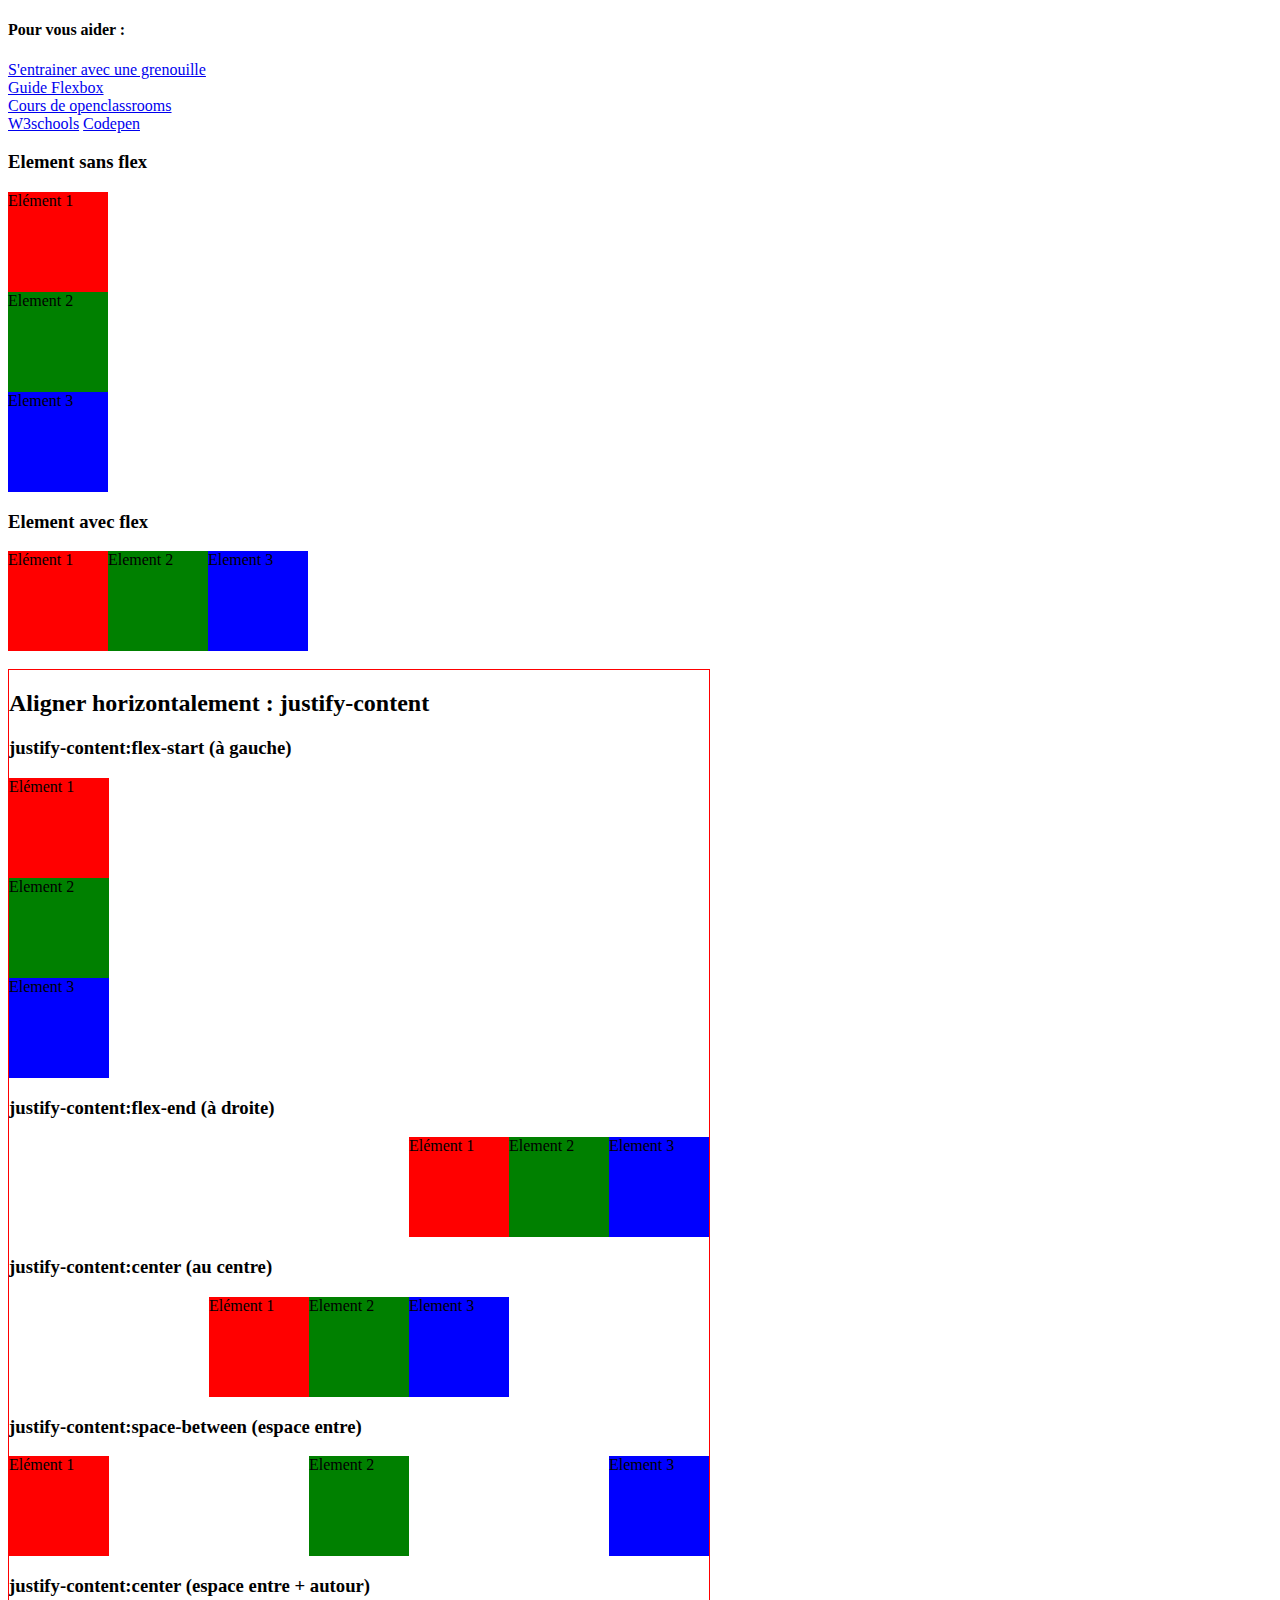
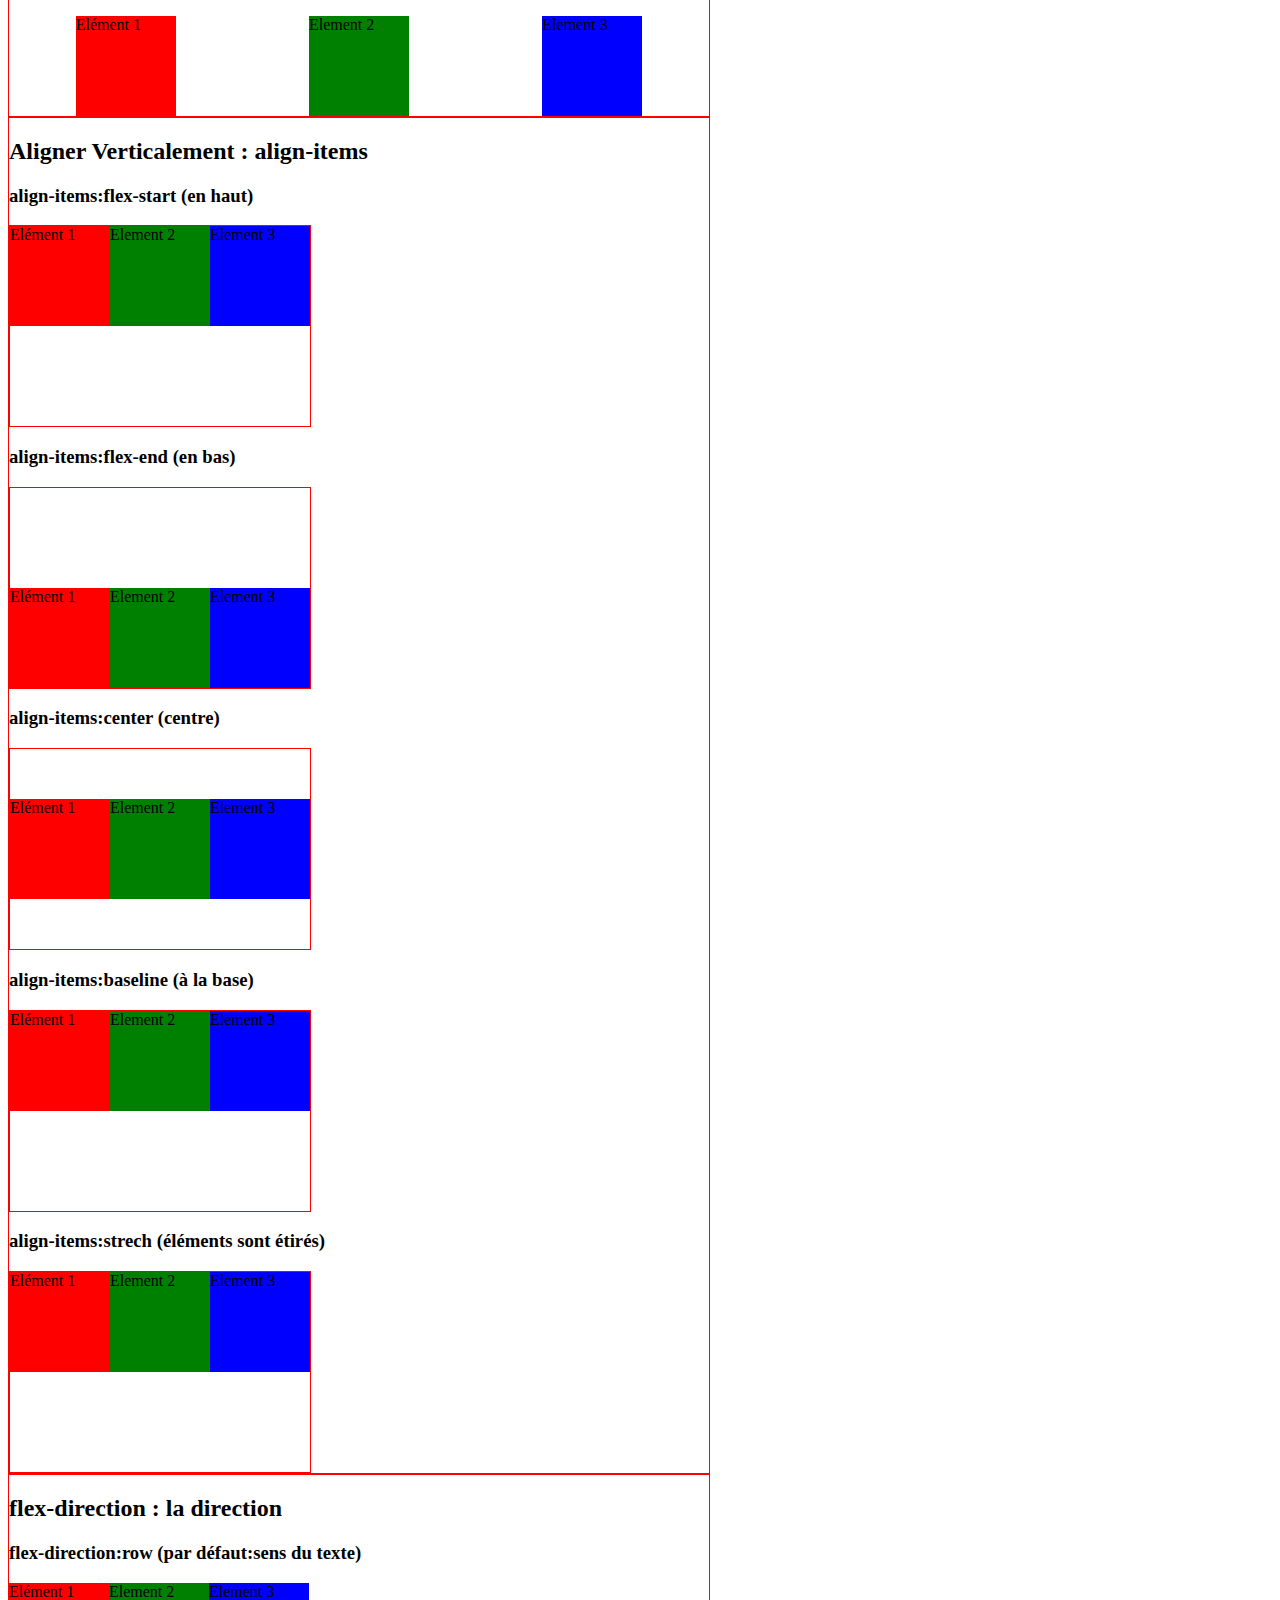
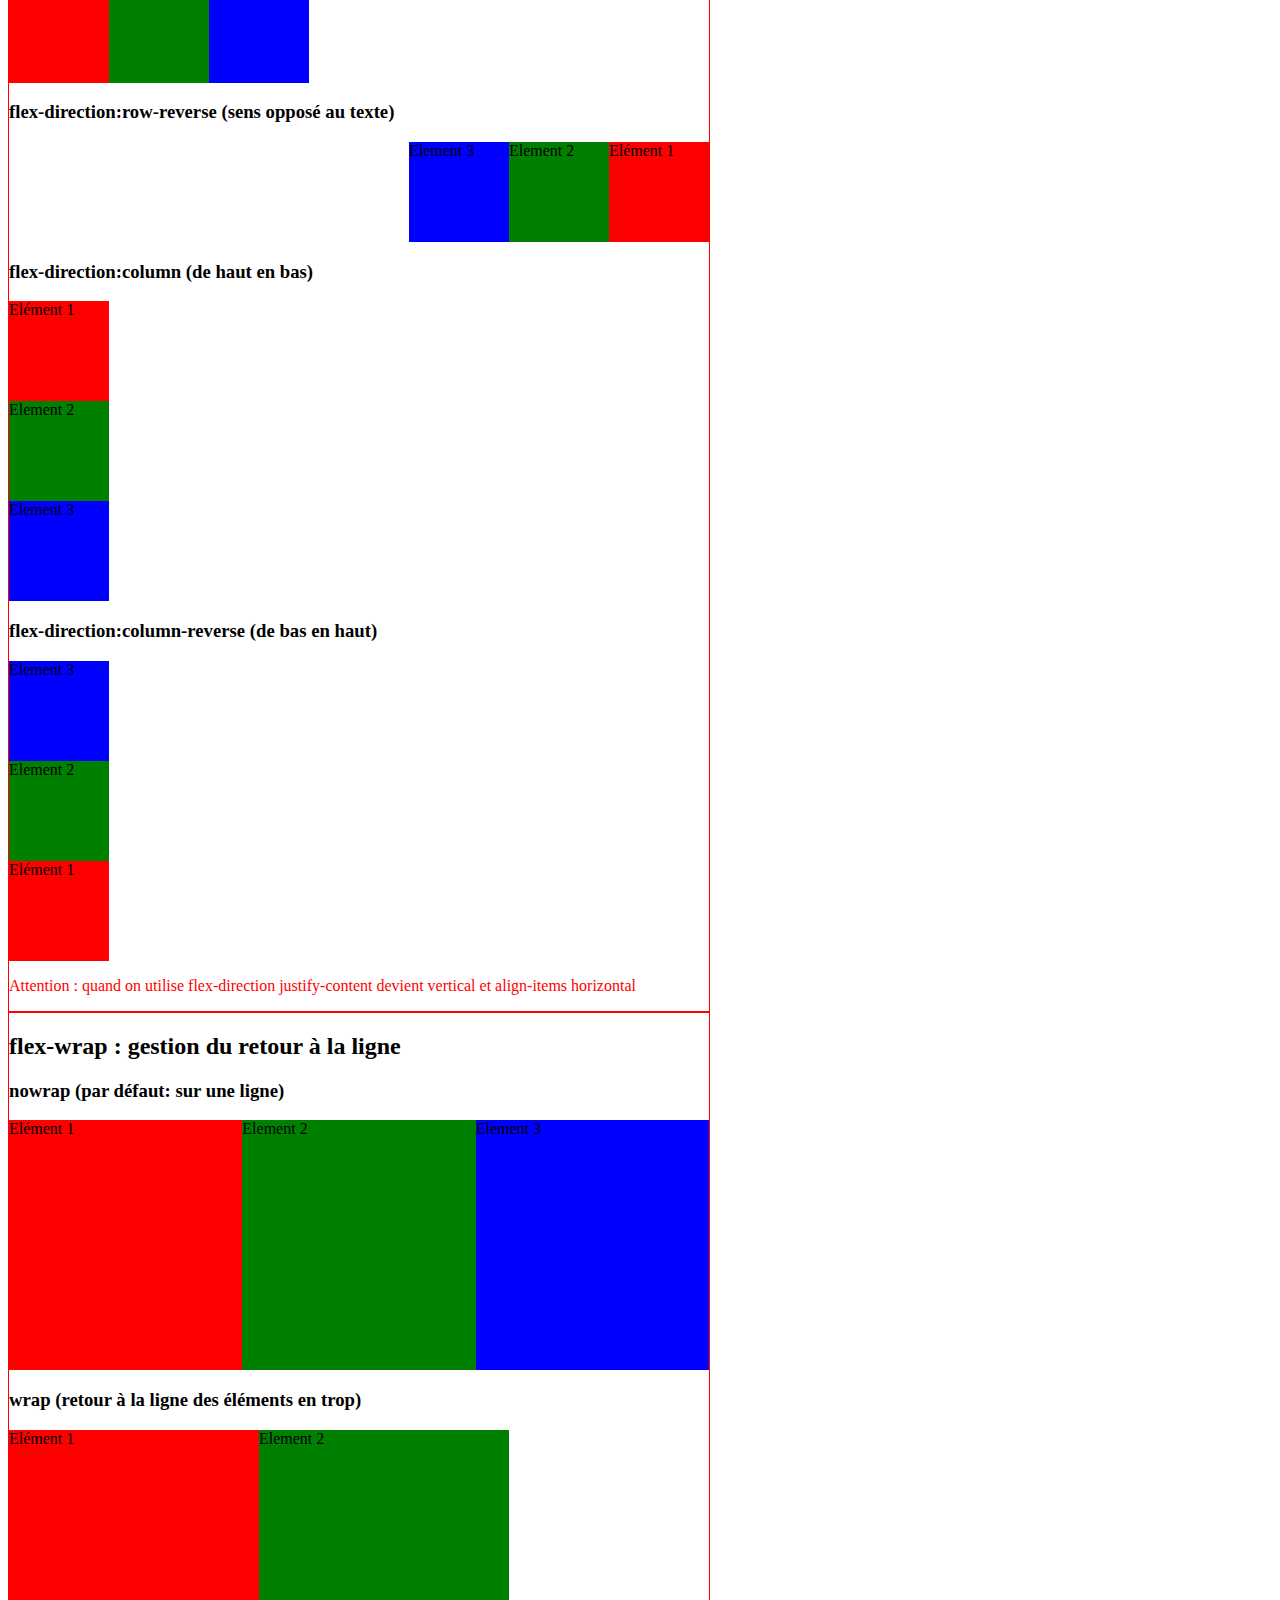
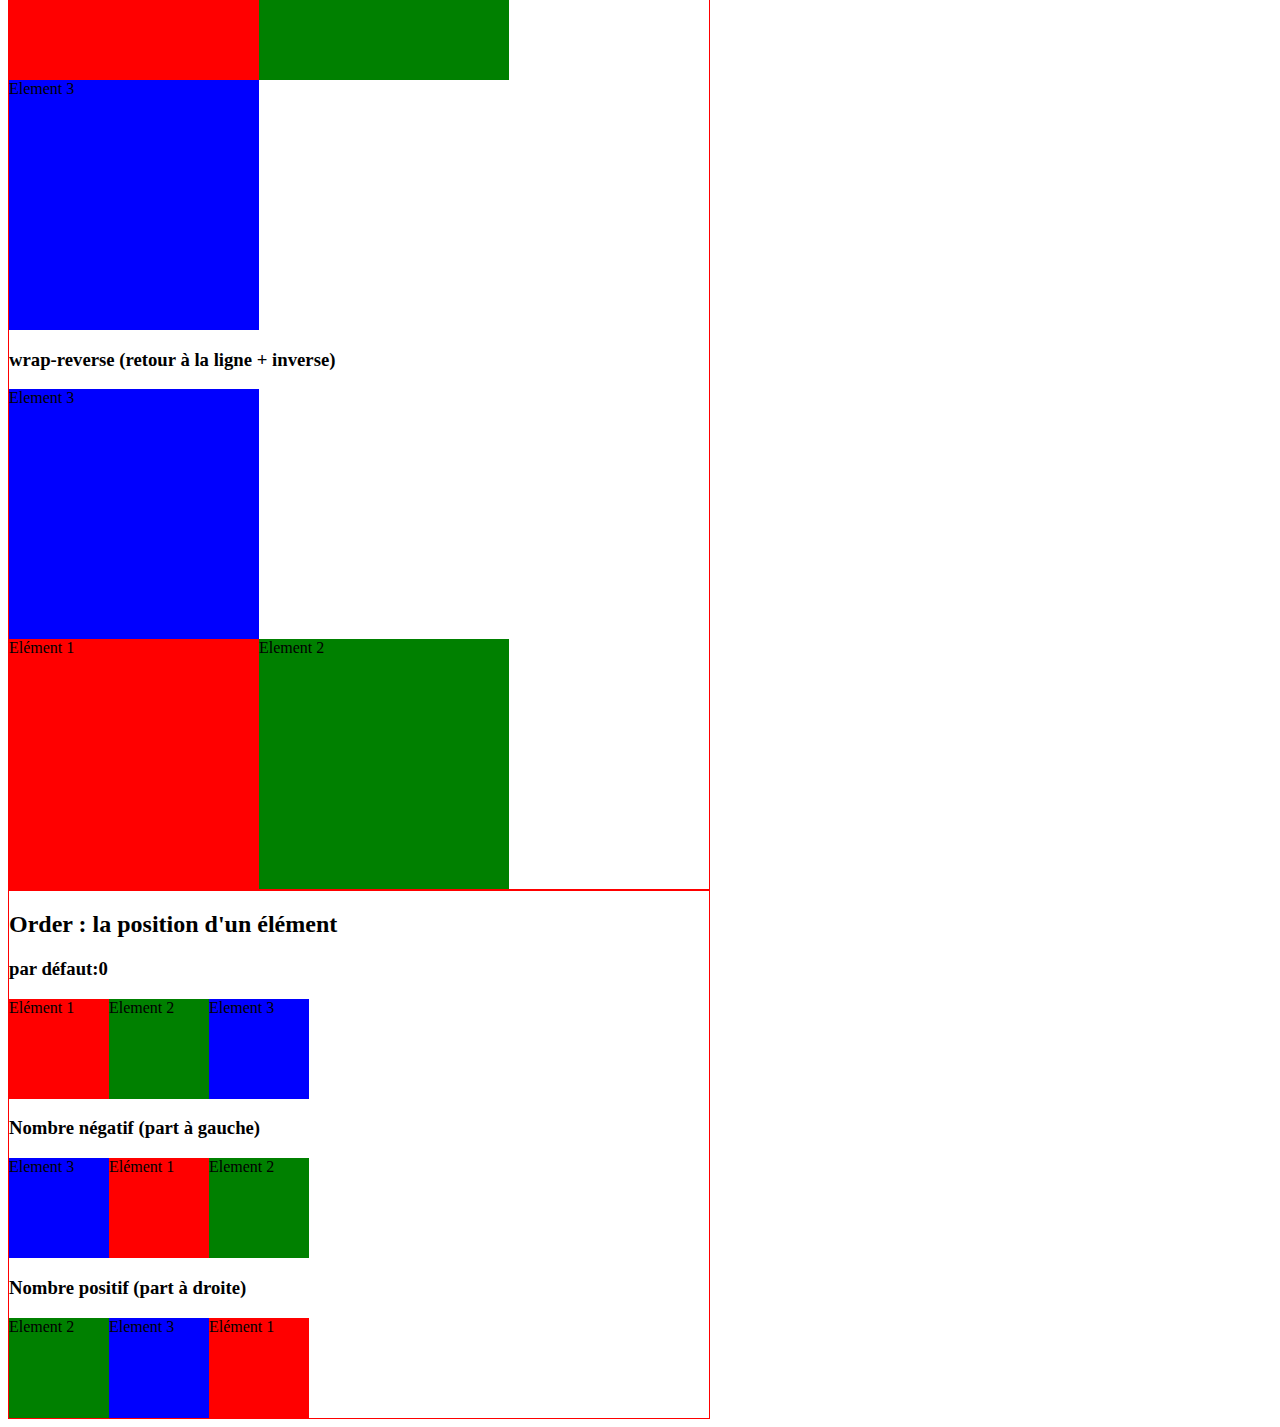
<file: index.html>
<!DOCTYPE html>
<html lang="en">
<head>
  <meta charset="UTF-8">
  <meta name="viewport" content="width=device-width, initial-scale=1.0">
  <meta http-equiv="X-UA-Compatible" content="ie=edge">
  <title>Mise en page avec Flexbox</title>
  <link rel="stylesheet" href="style.css">
</head>
<body>

<h4>Pour vous aider :</h4>
<a href="http://flexboxfroggy.com/">S'entrainer avec une grenouille</a><br/>
<a href="https://css-tricks.com/snippets/css/a-guide-to-flexbox/">Guide Flexbox</a><br/>
<a href="https://openclassrooms.com/courses/apprenez-a-creer-votre-site-web-avec-html5-et-css3/la-mise-en-page-avec-flexbox">Cours de openclassrooms</a><br/>
<a href="https://www.w3schools.com/css/css3_flexbox.asp">W3schools</a>
<a href="https://codepen.io/enxaneta/pen/adLPwv?q=flexbox&limit=all&type=type-pens">Codepen</a>

<section id="intro">
  <h3>Element sans flex</h3>
  <div>
    <div class="element rouge">Elément 1</div>
    <div class="element vert">Element 2</div>
    <div class="element bleu">Element 3</div>
  </div>

  <h3>Element avec flex</h3>
  <div id="container">
    <div class="element rouge">Elément 1</div>
    <div class="element vert">Element 2</div>
    <div class="element bleu">Element 3</div>
  </div>
</section>
<br/>

  <!-- ------------------------------------------------- -->
  <section class="section">
    <h2>Aligner horizontalement : justify-content</h2>

    <h3>justify-content:flex-start (à gauche)</h3>
    <div id="justifyContentflexStart">
      <div class="element rouge">Elément 1</div>
      <div class="element vert">Element 2</div>
      <div class="element bleu">Element 3</div>
    </div>

    <h3>justify-content:flex-end (à droite)</h3>
    <div id="justifyContentFlexEnd">
      <div class="element rouge">Elément 1</div>
      <div class="element vert">Element 2</div>
      <div class="element bleu">Element 3</div>
    </div>

    <h3>justify-content:center (au centre)</h3>
    <div id="justifyContentflexCenter">
      <div class="element rouge">Elément 1</div>
      <div class="element vert">Element 2</div>
      <div class="element bleu">Element 3</div>
    </div>


    <h3>justify-content:space-between (espace entre)</h3>
    <div id="justifyContentSpaceBetween">
      <div class="element rouge">Elément 1</div>
      <div class="element vert">Element 2</div>
      <div class="element bleu">Element 3</div>
    </div>

    <h3>justify-content:center (espace entre + autour)</h3>
    <div id="justifyContentSpaceAround">
      <div class="element rouge">Elément 1</div>
      <div class="element vert">Element 2</div>
      <div class="element bleu">Element 3</div>
    </div>
  </section>



  <!-- Align items------------------------------------------------------------>
  <section class="section">
    <h2>Aligner Verticalement : align-items</h2>

    <h3>align-items:flex-start (en haut)</h3>
    <div id="alignItemsflexStart">
      <div class="element rouge">Elément 1</div>
      <div class="element vert">Element 2</div>
      <div class="element bleu">Element 3</div>
    </div>

    <h3>align-items:flex-end (en bas)</h3>

    <div id="alignItemsFlexEnd">
      <div class="element rouge">Elément 1</div>
      <div class="element vert">Element 2</div>
      <div class="element bleu">Element 3</div>
    </div>

    <h3>align-items:center (centre)</h3>
    <div id="alignItemsflexCenter">
      <div class="element rouge">Elément 1</div>
      <div class="element vert">Element 2</div>
      <div class="element bleu">Element 3</div>
    </div>


    <h3>align-items:baseline (à la base)</h3>
    <div id="alignItemsBaseline">
      <div class="element rouge">Elément 1</div>
      <div class="element vert">Element 2</div>
      <div class="element bleu">Element 3</div>
    </div>

    <h3>align-items:strech (éléments sont étirés)</h3>
    <div id="alignItemsStretch">
      <div class="element rouge">Elément 1</div>
      <div class="element vert">Element 2</div>
      <div class="element bleu">Element 3</div>
    </div>
  </section>

<!-- Flex-direction ..................................................-->

  <section class="section">
    <h2>flex-direction : la direction</h2>

    <h3>flex-direction:row (par défaut:sens du texte)</h3>
    <div id="flexDirectionRow">
      <div class="element rouge">Elément 1</div>
      <div class="element vert">Element 2</div>
      <div class="element bleu">Element 3</div>
    </div>

    <h3>flex-direction:row-reverse (sens opposé au texte)</h3>
    <div id="flexDirectionRowReverse">
      <div class="element rouge">Elément 1</div>
      <div class="element vert">Element 2</div>
      <div class="element bleu">Element 3</div>
    </div>

    <h3>flex-direction:column (de haut en bas)</h3>
    <div id="flexDirectionColumn">
      <div class="element rouge">Elément 1</div>
      <div class="element vert">Element 2</div>
      <div class="element bleu">Element 3</div>
    </div>


    <h3>flex-direction:column-reverse (de bas en haut)</h3>
    <div id="flexDirectionColumnReverse">
      <div class="element rouge">Elément 1</div>
      <div class="element vert">Element 2</div>
      <div class="element bleu">Element 3</div>
    </div>

    <p id="rouge">Attention : quand on utilise flex-direction justify-content devient vertical et align-items horizontal</p>

  </section>

<!-- flex-wrap ............................................................-->
<section class="section">
  <h2>flex-wrap : gestion du retour à la ligne</h2>

  <h3>nowrap (par défaut: sur une ligne)</h3>
  <div id="flexWrapNoWrap">
    <div class="elementWrap rouge">Elément 1</div>
    <div class="elementWrap vert">Element 2</div>
    <div class="elementWrap bleu">Element 3</div>
  </div>

  <h3>wrap (retour à la ligne des éléments en trop)</h3>
  <div id="flexWrapWrap">
    <div class="elementWrap rouge">Elément 1</div>
    <div class="elementWrap vert">Element 2</div>
    <div class="elementWrap bleu">Element 3</div>
  </div>

  <h3>wrap-reverse (retour à la ligne + inverse)</h3>
  <div id="flexWrapWrapReverse">
    <div class="elementWrap rouge">Elément 1</div>
    <div class="elementWrap vert">Element 2</div>
    <div class="elementWrap bleu">Element 3</div>
  </div>

</section>



<!-- Order .............................................................-->

<section class="section">
  <h2>Order : la position d'un élément</h2>

  <h3>par défaut:0</h3>
  <div class="order">
    <div class="element rouge">Elément 1</div>
    <div class="element vert">Element 2</div>
    <div class="element bleu">Element 3</div>
  </div>

  <h3>Nombre négatif (part à gauche)</h3>
  <div class="order">
    <div class="element rouge">Elément 1</div>
    <div class="element vert">Element 2</div>
    <div class="element bleu" id="orderNegatif">Element 3</div>
  </div>

  <h3>Nombre positif (part à droite)</h3>
  <div class="order">
    <div class="element rouge" id="orderPositif">Elément 1</div>
    <div class="element vert">Element 2</div>
    <div class="element bleu">Element 3</div>
  </div>

</section>



</body>
</html>
</file>
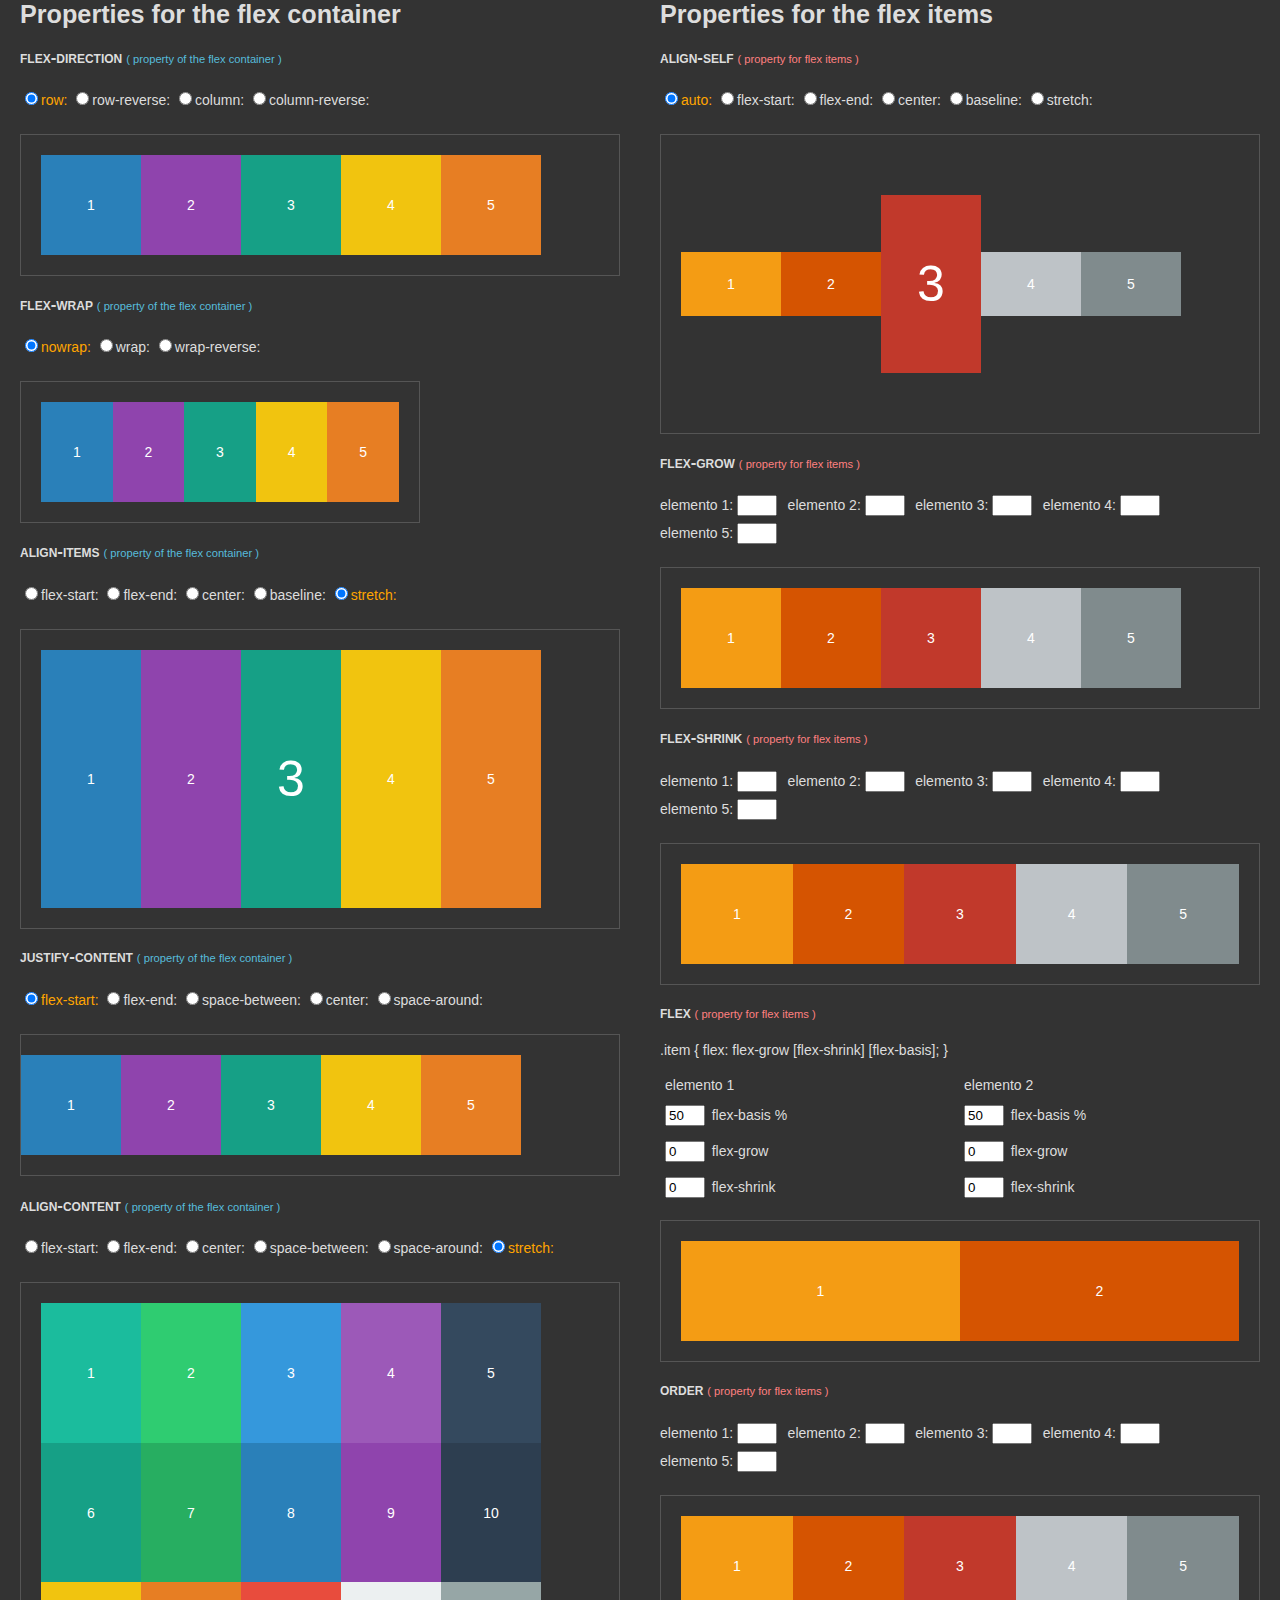
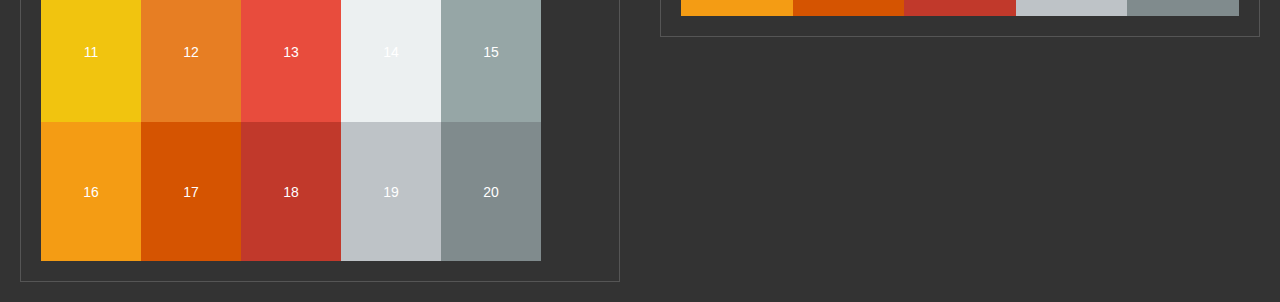
<file: flexbox-playground/index.html>
<!DOCTYPE html>
<html >
<head>
  <meta charset="UTF-8">
  <title>Flexbox playground</title>
  
  
  
      <link rel="stylesheet" href="css/style.css">

  
</head>

<body>
  <div class="principal">
<h2>Properties for the flex container</h2>
<div class="control">
<h4><a href="http://w3.unpocodetodo.info/css3/flex-direction.php">flex-direction</a> <small>( property of the flex container  )</small></h4><!--flex-direction: row | row-reverse | column | column-reverse;-->
<div class="radio">
<input name="flex-direction" type="radio"  class="flex-direction" id="R11" value="row" checked><label for="R11">row:</label>
<input name="flex-direction"  type="radio" class="flex-direction" id="R12" value="row-reverse"><label for="R12">row-reverse:</label>
<input name="flex-direction"  type="radio" class="flex-direction" id="R13" value="column"><label for="R13">column:</label>
<input name="flex-direction"  type="radio" class="flex-direction" id="R14" value="column-reverse"><label for="R14">column-reverse:</label>
</div></div>
<div class="flex-container" id="direction">
<div class="item" data-color="2a80b9"><p>1</p></div>
<div class="item" data-color="8f44ad"><p>2</p></div>
<div class="item" data-color="16a086"><p>3</p></div>
<div class="item" data-color="f1c40f"><p>4</p></div>
<div class="item" data-color="e77e23"><p>5</p></div>
</div>

<div class="control">
<h4><a href="http://w3.unpocodetodo.info/css3/flex-wrap.php">flex-wrap</a> <small>( property of the flex container  )</small></h4><!--nowrap | wrap | wrap-reverse;-->
<div class="radio">
<input name="flex-wrap" type="radio"  class="flex-wrap" id="R21" value="nowrap" checked><label for="R21">nowrap:</label>
<input name="flex-wrap" type="radio"  class="flex-wrap" id="R22" value="wrap"><label for="R22">wrap:</label>
<input name="flex-wrap" type="radio"  class="flex-wrap" id="R23" value="wrap-reverse"><label for="R23">wrap-reverse:</label>
</div></div>
<div class="flex-container" id="wrap">
<div class="item" data-color="2a80b9"><p>1</p></div>
<div class="item" data-color="8f44ad"><p>2</p></div>
<div class="item" data-color="16a086"><p>3</p></div>
<div class="item" data-color="f1c40f"><p>4</p></div>
<div class="item" data-color="e77e23"><p>5</p></div>
</div>

<div class="control">
<h4><a href="http://w3.unpocodetodo.info/css3/flex-align-items.php">align-items</a> <small>( property of the flex container  )</small></h4><!-- flex-start | flex-end | center | baseline | stretch;-->
<div class="radio">
<input name="flex-align-items" type="radio"  class="flex-align-items" id="R31" value="align-items-start" ><label for="R31">flex-start:</label>
<input name="flex-align-items" type="radio"  class="flex-align-items" id="R32" value="align-items-end"><label for="R32">flex-end:</label>
<input name="flex-align-items" type="radio"  class="flex-align-items" id="R33" value="align-items-center"><label for="R33">center:</label>
<input name="flex-align-items" type="radio"  class="flex-align-items" id="R34" value="align-items-baseline"><label for="R34">baseline:</label>
<input name="flex-align-items" type="radio"  class="flex-align-items" id="R35" value="align-items-stretch" checked><label for="R35">stretch:</label>
</div></div>
<div class="flex-container" id="align">
<div class="item" data-color="2a80b9"><p>1</p></div>
<div class="item" data-color="8f44ad"><p>2</p></div>
<div class="item" data-color="16a086"><p style="font-size:50px;">3</p></div>
<div class="item" data-color="f1c40f"><p>4</p></div>
<div class="item" data-color="e77e23"><p>5</p></div>
</div>


<div class="control">
<h4><a href="http://w3.unpocodetodo.info/css3/flex-justify-content.php">justify-content</a> <small>( property of the flex container )</small></h4> <!--justify-content: flex-start | flex-end | center | space-between | space-around; -->
<div class="radio">
<input name="justify-content" type="radio"  class="justify-content" id="R41" value="justify-start" checked ><label for="R41">flex-start:</label>
<input name="justify-content" type="radio"  class="justify-content" id="R42" value="justify-end" ><label for="R42">flex-end:</label>
<input name="justify-content" type="radio"  class="justify-content" id="R43" value="justify-space-between" ><label for="R43">space-between:</label>
<input name="justify-content" type="radio"  class="justify-content" id="R44" value="justify-center" ><label for="R44">center:</label>
<input name="justify-content" type="radio"  class="justify-content" id="R45" value="justify-space-around" ><label for="R45">space-around:</label>
</div></div>
<div class="flex-container" id="justify">
<div class="item" data-color="2a80b9"><p>1</p></div>
<div class="item" data-color="8f44ad"><p>2</p></div>
<div class="item" data-color="16a086"><p>3</p></div>
<div class="item" data-color="f1c40f"><p>4</p></div>
<div class="item" data-color="e77e23"><p>5</p></div>

</div>

<!--<p>En <strong>Google Chrome</strong> y <strong>Opera</strong>: problemas al cambiar dinamicamente entre <code>justify-content:space-between</code> y <code>justify-content:space-around</code> </p>-->


<div class="control">
<h4><a href="http://w3.unpocodetodo.info/css3/flex-align-content.php">align-content</a> <small>( property of the flex container  )</small></h4> <!--justify-content: flex-start | flex-end | center | space-between | space-around; -->
<div class="radio">
<input name="align-content" type="radio"  class="align-content" id="R51" value="align-content-start" ><label for="R51">flex-start:</label>
<input name="align-content" type="radio"  class="align-content" id="R52" value="align-content-end" ><label for="R52">flex-end:</label>
<input name="align-content" type="radio"  class="align-content" id="R53" value="align-content-center" ><label for="R53">center:</label>
<input name="align-content" type="radio"  class="align-content" id="R54" value="align-content-space-between" ><label for="R54">space-between:</label>
<input name="align-content" type="radio"  class="align-content" id="R55" value="align-content-space-around" ><label for="R55">space-around:</label>
<input name="align-content" type="radio"  class="align-content" id="R56" value="align-content-stretch"  checked><label for="R56">stretch:</label>
</div></div>
<div class="flex-container" id="alignContent">

<div class="item" data-color="1bbc9d"><p>1</p></div>
<div class="item" data-color="2fcc71"><p>2</p></div>
<div class="item" data-color="3598dc"><p>3</p></div>
<div class="item" data-color="9c59b8"><p>4</p></div>
<div class="item" data-color="34495e"><p>5</p></div>
<div class="item" data-color="16a086"><p>6</p></div>
<div class="item" data-color="27ae61"><p>7</p></div>
<div class="item" data-color="2a80b9"><p>8</p></div>
<div class="item" data-color="8f44ad"><p>9</p></div>
<div class="item" data-color="2d3e50"><p>10</p></div>
<div class="item" data-color="f1c40f"><p>11</p></div>
<div class="item" data-color="e77e23"><p>12</p></div>
<div class="item" data-color="e84c3d"><p>13</p></div>
<div class="item" data-color="ecf0f1"><p>14</p></div>
<div class="item" data-color="96a6a6"><p>15</p></div>
<div class="item" data-color="f49c14"><p>16</p></div>
<div class="item" data-color="d55401"><p>17</p></div>
<div class="item" data-color="c1392b"><p>18</p></div>
<div class="item" data-color="bec3c7"><p>19</p></div>
<div class="item" data-color="808b8d"><p>20</p></div>

</div>



</div>

<!-- propiedades de los items -->

<div class="principal">
<h2>Properties for the flex items </h2>
<div class="control">
<h4><a href="http://w3.unpocodetodo.info/css3/flex-align-self.php">align-self</a> <small>( property for flex items  )</small></h4> <!--auto | flex-start | flex-end | center | baseline | stretch -->
<div class="radio">
<input name="align-self" type="radio"  class="align-self" id="R61" value="align-self-auto"  checked ><label for="R61">auto:</label>
<input name="align-self" type="radio"  class="align-self" id="R62" value="align-self-start" ><label for="R62">flex-start:</label>
<input name="align-self" type="radio"  class="align-self" id="R63" value="align-self-end" ><label for="R63">flex-end:</label>
<input name="align-self" type="radio"  class="align-self" id="R64" value="align-self-center" ><label for="R64">center:</label>
<input name="align-self" type="radio"  class="align-self" id="R65" value="align-self-baseline" ><label for="R65">baseline:</label>
<input name="align-self" type="radio"  class="align-self" id="R66" value="align-self-stretch"><label for="R66">stretch:</label>
</div>

</div>
<div class="flex-container align-items-center" id="FCI1">

<div class="item" data-color="f49c14"><p>1</p></div>
<div class="item" data-color="d55401"><p>2</p></div>
<div class="item" data-color="c1392b"  id="alignSelf"><p style="font-size:50px;">3</p></div>
<div class="item" data-color="bec3c7"><p>4</p></div>
<div class="item" data-color="808b8d"><p>5</p></div>

</div>

<div class="control">
<h4><a href="http://w3.unpocodetodo.info/css3/flex-abreviado.php#flexGrow">flex-grow</a> <small>( property for flex items )</small></h4> <!--auto | flex-start | flex-end | center | baseline | stretch -->
<div class="radio">
<span class="nbsp"><label for="R71">elemento 1: </label><input type="number"  class="flex-grow" id="R71" min="0" ></span>
<span class="nbsp"><label for="R72">elemento 2: </label><input type="number"  class="flex-grow" id="R72" min="0" ></span>
<span class="nbsp"><label for="R73">elemento 3: </label><input type="number"  class="flex-grow" id="R73" min="0" ></span>
<span class="nbsp"><label for="R74">elemento 4: </label><input type="number"  class="flex-grow" id="R74" min="0" ></span>
<span class="nbsp"><label for="R75">elemento 5: </label><input type="number"  class="flex-grow" id="R75" min="0" ></span>
</div>

</div>
<div class="flex-container align-items-center" id="FCI2">

<div class="item" id="itemR71" data-color="f49c14"><p>1</p></div>
<div class="item" id="itemR72" data-color="d55401"><p>2</p></div>
<div class="item" id="itemR73" data-color="c1392b"><p>3</p></div>
<div class="item" id="itemR74" data-color="bec3c7"><p>4</p></div>
<div class="item" id="itemR75" data-color="808b8d"><p>5</p></div>

</div>



<div class="control">
<h4><a href="http://w3.unpocodetodo.info/css3/flex-abreviado.php#flexShrink">flex-shrink</a> <small>( property for flex items )</small></h4> <!--auto | flex-start | flex-end | center | baseline | stretch -->
<div class="radio">
<span class="nbsp"><label for="R81">elemento 1: </label><input type="number"  class="flex-shrink" id="R81" min="0" ></span>
<span class="nbsp"><label for="R82">elemento 2: </label><input type="number"  class="flex-shrink" id="R82" min="0" ></span>
<span class="nbsp"><label for="R83">elemento 3: </label><input type="number"  class="flex-shrink" id="R83" min="0" ></span>
<span class="nbsp"><label for="R84">elemento 4: </label><input type="number"  class="flex-shrink" id="R84" min="0" ></span>
<span class="nbsp"><label for="R85">elemento 5: </label><input type="number"  class="flex-shrink" id="R85" min="0" ></span>
</div>

</div>
<div class="flex-container align-items-center" id="FCI3">

<div class="item" id="itemR81" data-color="f49c14"><p>1</p></div>
<div class="item" id="itemR82" data-color="d55401"><p>2</p></div>
<div class="item" id="itemR83" data-color="c1392b"><p>3</p></div>
<div class="item" id="itemR84" data-color="bec3c7"><p>4</p></div>
<div class="item" id="itemR85" data-color="808b8d"><p>5</p></div>

</div>


<div class="control">
<h4><a href="http://w3.unpocodetodo.info/css3/flex-abreviado.php">flex</a> <small>( property for flex items )</small></h4> <!--auto | flex-start | flex-end | center | baseline | stretch -->
<p>.item { flex: flex-grow [flex-shrink] [flex-basis]; } </p>
<table id="flexBasis">
<tr><td>elemento 1</td><td>elemento 2</td></tr>
<tr><td><input type="number" class="flex-basis" id="B1" min="0" value="50" ><label for="B1">flex-basis %</label></td><td><input type="number" class="flex-basis" id="B2" min="0" value="50" ><label for="B2">flex-basis %</label></td></tr>
<tr><td><input type="number" class="flex-basis-grow" id="G1" min="0" value="0" ><label for="G1">flex-grow</label></td><td><input type="number" class="flex-basis-grow" id="G2" min="0" value="0" ><label for="G2">flex-grow</label></td></tr>
<tr><td><input type="number" class="flex-basis-shrink" id="S1" min="0" value="0" ><label for="S1">flex-shrink</label></td><td><input type="number" class="flex-basis-shrink" id="S2" min="0" value="0" ><label for="S2">flex-shrink</label></td></tr>
</table>
</div>


<div class="flex-container align-items-center" id="FCI4">

<div class="item" id="item1" data-color="f49c14"><p>1</p></div>
<div class="item" id="item2" data-color="d55401"><p>2</p></div>

</div>


<div class="control">
<h4><a href="http://w3.unpocodetodo.info/css3/flex-order.php">order</a> <small>( property for flex items )</small></h4> <!--auto | flex-start | flex-end | center | baseline | stretch -->
<div class="radio">
<span class="nbsp"><label for="R91">elemento 1: </label><input type="number"  class="flex-order" id="R91" min="0" ></span>
<span class="nbsp"><label for="R92">elemento 2: </label><input type="number"  class="flex-order" id="R92" min="0" ></span>
<span class="nbsp"><label for="R93">elemento 3: </label><input type="number"  class="flex-order" id="R93" min="0" ></span>
<span class="nbsp"><label for="R94">elemento 4: </label><input type="number"  class="flex-order" id="R94" min="0" ></span>
<span class="nbsp"><label for="R95">elemento 5: </label><input type="number"  class="flex-order" id="R95" min="0" ></span>
</div>

</div>
<div class="flex-container align-items-center" id="FCI5">


<div class="item" id="orderR91" data-color="f49c14"><p>1</p></div>
<div class="item" id="orderR92" data-color="d55401"><p>2</p></div>
<div class="item" id="orderR93" data-color="c1392b"><p>3</p></div>
<div class="item" id="orderR94" data-color="bec3c7"><p>4</p></div>
<div class="item" id="orderR95" data-color="808b8d"><p>5</p></div>

</div>


</div>
  
    <script  src="js/index.js"></script>

</body>
</html>
</file>
<file: style.css>
.section{
  width:700px;
  height:auto;
  border: 1px solid red;
  display:inline-block;
  vertical-align: top;
}
.element{
  width:100px;
  height:100px;
}
.elementWrap{
  width:250px;
  height:250px;
}
.rouge{
  background-color:red;
}
.vert{
  background-color: green;
}
.bleu{
  background-color: blue;
}
#rouge{
  color:red;
}

#container{
  display:flex;
}
/* Justify-content (horizontal).......................................*/
.section2{
  .section{
    width:auto;
    height:auto;
    border: 1px solid red;
    margin:0 auto;
  }
}

/*#justifyContentflexStart{
  display:flex;
  justify-content:flex-start;
}
*/
#justifyContentFlexEnd{
  display:flex;
  justify-content:flex-end;
}

#justifyContentflexCenter{
  display:flex;
  justify-content:center;
}

#justifyContentSpaceBetween{
  display:flex;
  justify-content:space-between;
}

#justifyContentSpaceAround{
  display:flex;
  justify-content:space-around;
}


/* Align-items (vertical)................................................. */
#alignItemsflexStart{
  display:flex;
  align-items: flex-start;
  width:300px;
  height:200px;
  border: 1px solid red;
}
#alignItemsFlexEnd{
  display:flex;
  align-items:flex-end;
  width:300px;
  height:200px;
  border: 1px solid red;
}
#alignItemsflexCenter{
  display:flex;
  align-items:center;
  width:300px;
  height:200px;
  border: 1px solid red;
}
#alignItemsBaseline{
  display:flex;
  align-items:baseline;
  width:300px;
  height:200px;
  border: 1px solid red;
}
#alignItemsStretch{
  display:flex;
  align-items:stretch;
  width:300px;
  height:200px;
  border: 1px solid red;
}


/* Flex-direction---------------------------------------------------- */
#flexDirectionRow{
  display:flex;
  flex-direction:row;
}
#flexDirectionRowReverse{
  display:flex;
  flex-direction:row-reverse;
}
#flexDirectionColumn{
  display:flex;
  flex-direction:column;
}
#flexDirectionColumnReverse{
  display:flex;
  flex-direction:column-reverse;
}

/* flex-wrap (Retour à la ligne)*/
#flexWrapNoWrap{
  display:flex;
  flex-wrap: nowrap;
}
#flexWrapWrap{
  display:flex;
  flex-wrap: wrap;
}
#flexWrapWrapReverse{
  display:flex;
  flex-wrap: wrap-reverse;
}
/*  Order.........................................................*/
.order{
  display:flex;
}
#orderNegatif{
  order:-1;
}
#orderPositif{
  order:+1;
}
</file>
<file: flexbox-playground/css/style.css>
/*flex-direction: row | row-reverse | column | column-reverse;*/

.flex-container.row {
  -webkit-flex-direction: row;
  -ms-flex-direction: row;
  flex-direction: row;
}

.flex-container.row-reverse {
  -webkit-flex-direction: row-reverse;
  -ms-flex-direction: row-reverse;
  flex-direction: row-reverse;
}

.flex-container.column {
  -webkit-flex-direction: column;
  -ms-flex-direction: column;
  flex-direction: column;
}

.flex-container.column-reverse {
  -webkit-flex-direction: column;
  -ms-flex-direction: column;
  flex-direction: column-reverse;
}


/*flex-wrap: nowrap | wrap | wrap-reverse;*/

.flex-container.nowrap {
  -webkit-flex-wrap: nowrap;
  -ms-flex-wrap: nowrap;
  flex-wrap: nowrap;
}

.flex-container.wrap {
  -webkit-flex-wrap: wrap;
  -ms-flex-wrap: wrap;
  flex-wrap: wrap;
}

.flex-container.wrap-reverse {
  -webkit-flex-wrap: wrap-reverse;
  -ms-flex-wrap: wrap-reverse;
  flex-wrap: wrap-reverse;
}


/*align-items: flex-start | flex-end | center | baseline | stretch;*/

.flex-container.align-items-start {
  -webkit-align-items: flex-start;
  -ms-flex-align: start;
  align-items: flex-start;
}

.flex-container.align-items-end {
  -webkit-align-items: flex-end;
  -ms-flex-align: end;
  align-items: flex-end;
}

.flex-container.align-items-center {
  -webkit-align-items: center;
  -ms-flex-align: center;
  align-items: center;
}

.flex-container.align-items-baseline {
  webkit-align-items: baseline;
  -ms-flex-align: baseline;
  align-items: baseline;
}

.flex-container.align-items-stretch {
  webkit-align-items: stretch;
  -ms-flex-align: stretch;
  align-items: stretch;
}


/*justify-content: flex-start | flex-end | center | space-between | space-around;*/

.flex-container.justify-start {
  -webkit-justify-content: flex-start;
  -ms-flex-pack: start;
  justify-content: flex-start;
}

.flex-container.justify-end {
  -webkit-justify-content: flex-end;
  -ms-flex-pack: end;
  justify-content: flex-end;
}

.flex-container.justify-center {
  -webkit-justify-content: center;
  -ms-flex-pack: center;
  justify-content: center;
}

.flex-container.justify-space-between {
  -webkit-justify-content: space-between;
  -ms-flex-pack: justify;
  justify-content: space-between;
}

.flex-container.justify-space-around {
  -webkit-justify-content: space-around;
  -ms-flex-pack: justify;
  justify-content: space-around;
}


/*align-content: flex-start | flex-end | center | space-between | space-around | stretch;*/

.flex-container.align-content-start {
  -webkit-align-content: flex-start;
  -ms-flex-line-pack: start;
  align-content: flex-start;
}

.flex-container.align-content-end {
  -webkit-align-content: flex-end;
  -ms-flex-line-pack: end;
  align-content: flex-end;
}

.flex-container.align-content-center {
  -webkit-align-content: center;
  -ms-flex-line-pack: center;
  align-content: center;
}

.flex-container.align-content-space-between {
  -webkit-align-content: space-between;
  -ms-flex-line-pack: justify;
  align-content: space-between;
}

.flex-container.align-content-space-around {
  -webkit-align-content: space-around;
  -ms-flex-line-pack: justify;
  /*distribute;*/
  align-content: space-around;
}

.flex-container.align-content-stretch {
  -webkit-align-content: stretch;
  -ms-flex-line-pack: stretch;
  align-content: stretch;
}


/*align-self: auto | flex-start | flex-end | center | baseline | stretch;*/

.item.align-self-auto {
  -webkit-align-self: auto;
  -ms-flex-item-align: auto;
  align-self: auto;
}

.item.align-self-start {
  -webkit-align-self: flex-start;
  -ms-flex-item-align: start;
  align-self: flex-start;
}

.item.align-self-end {
  -webkit-align-self: flex-end;
  -ms-flex-item-align: end;
  align-self: flex-end;
}

.item.align-self-center {
  -webkit-align-self: center;
  -ms-flex-item-align: center;
  align-self: center;
}

.item.align-self-baseline {
  -webkit-align-self: baseline;
  -ms-flex-item-align: baseline;
  align-self: baseline;
}

.item.align-self-stretch {
  -webkit-align-self: stretch;
  -ms-flex-item-align: stretch;
  align-self: stretch;
}

.item.flex-grow1 {
  flex-grow: 1;
}

.item.flex-grow2 {
  flex-grow: 2;
}

.item.flex-grow3 {
  flex-grow: 3;
}

.item.flex-grow4 {
  flex-grow: 4;
}
html,body{ width:100%; min-height:100%; margin:0; padding:0; color:#ddd; font-size:14px; font-family:Verdana, Geneva, sans-serif;background-color:#333;}
*{
	box-sizing : border-box; 
	-webkit-font-smoothing: antialiased;
	-moz-osx-font-smoothing: grayscale; 
}
.principal{ width:calc(50% - 40px); min-width:525px; margin:0 20px 20px 20px; float:left;}
.radio{ margin-bottom:20px;}
label{ line-height:200%;}
input[type=radio] { color:white; }
input[type=radio]:checked + label { color:orange; }
input[type=number]{ width:40px; margin-right:.5em;}
h1{ font-size:200%;margin:20px;}
h2{ font-size:180%;margin:0px;}
h4 a{ font-variant:small-caps; font-size:120%; color:#ddd; text-decoration:none;}
h4 small{font-variant: normal; font-size:80%; font-weight:normal; color:#57bcdb;}
table{ width:100%; margin-bottom:1em;}
table td{ width:50%; padding:3px;}
.principal:last-of-type h4 small{ color:#ff8080;}
.flex-container {
 border: 1px solid #555;
 display : -webkit-flex;
 display : -ms-flexbox;
 display : flex;
 padding:20px;
 width:100%; 
 }
.item{
	margin:0; 
    display : inherit;
	padding:10px; 
	width:100px; 
	height:100px;
	-webkit-align-items: center;
	-ms-flex-align:center;
	align-items: center;
	}
.item p{width:100%; text-align:center; color:#fff;}
#direction .item{flex-wrap:wrap;}
/*#wrap .item{ height:auto;}*/
#wrap{ width:400px;}
#align .item{height:auto; height:auto;flex-wrap:wrap;}	
#align{ height:300px;}
#justify{ margin:20px 0; padding:20px 0;}
#alignContent{flex-wrap:wrap; height:600px;}
#alignContent .item{ height:auto;} 
#FCI1{ height:300px;}
#FCI1 .item{ height:auto;}
#FCI3 .item{ width:25%;}
#FCI4 .item{ width:50%;}
#FCI5 .item{ width:20%;}
.nbsp{white-space: nowrap;}

@media only screen and (max-width:1100px){.principal{ width:calc(100% - 40px);}}
@media only screen and (max-width:580px) {
.item{ width:50px;height:50px;}
.principal{ width:calc(100% - 40px); min-width:initial;}
.flex-container{width:100%; min-width:initial;}	
#wrap{ width:200px;}
}
</file>
